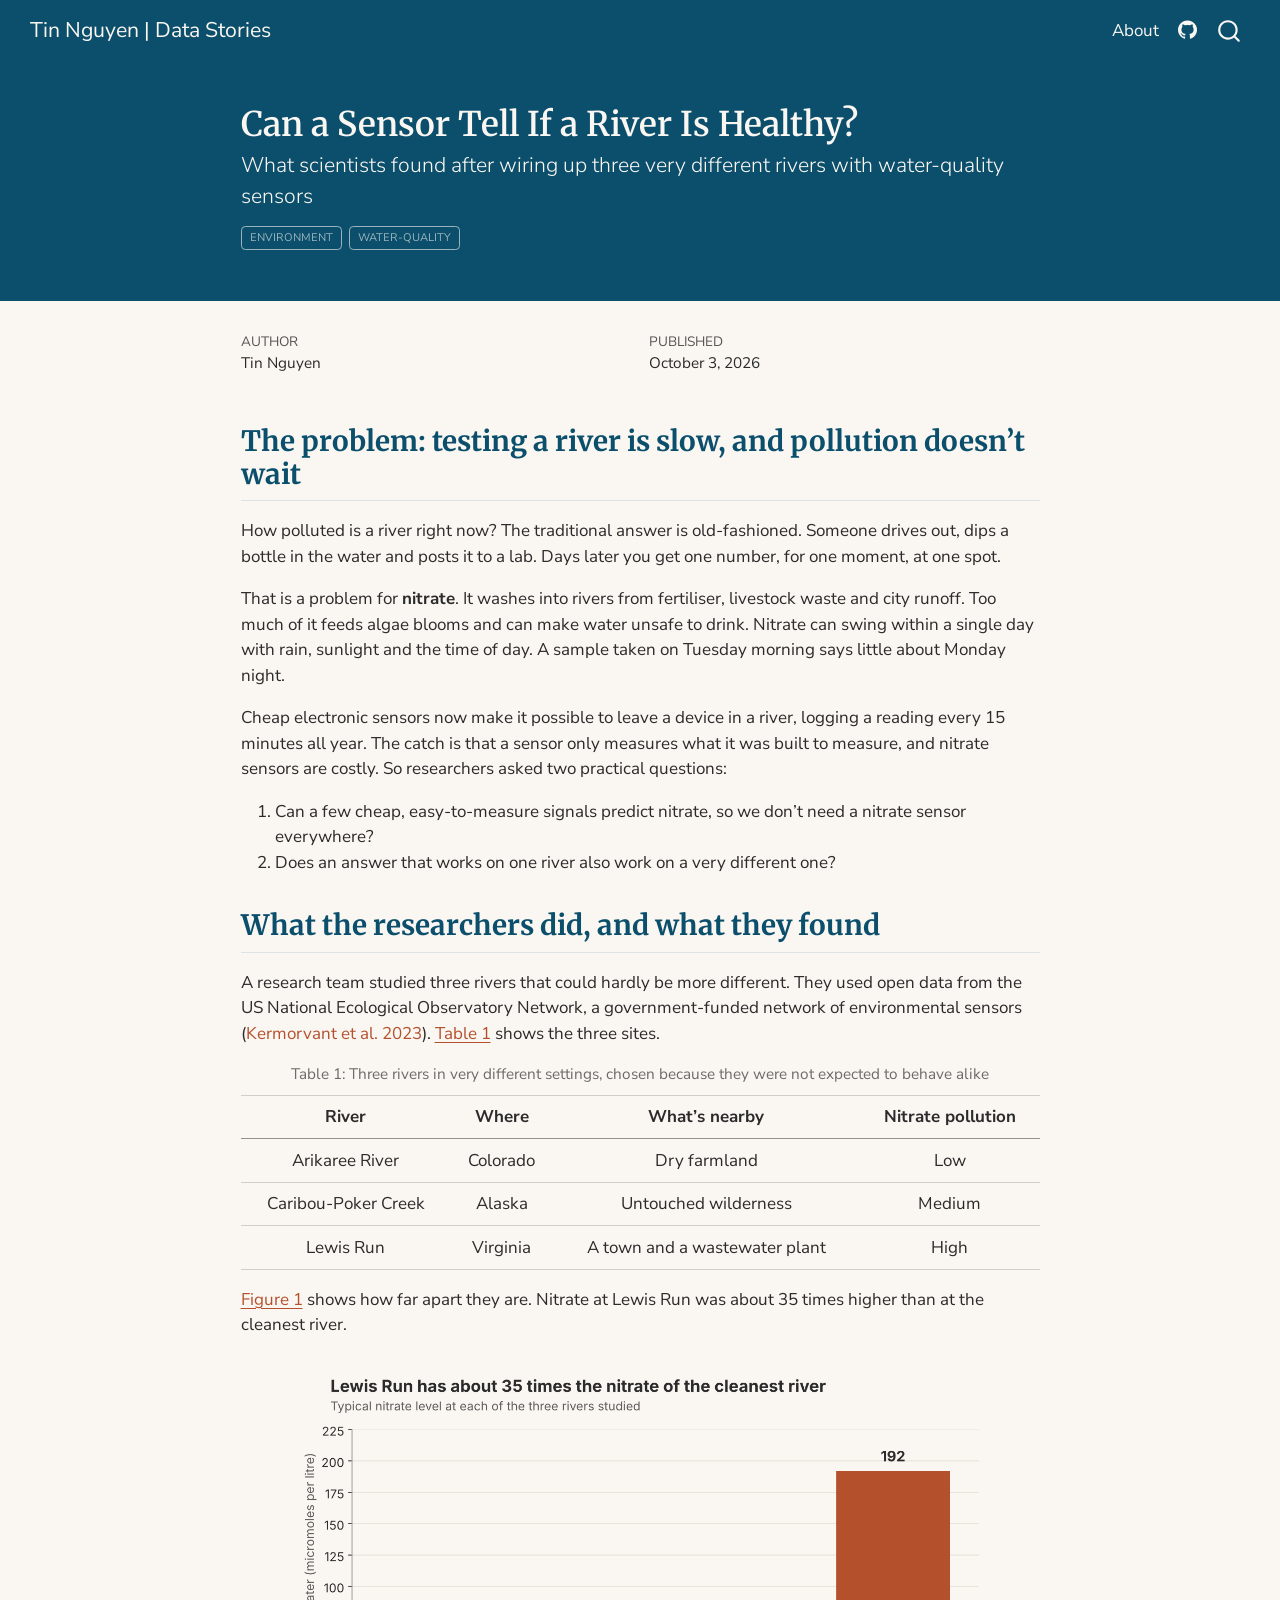
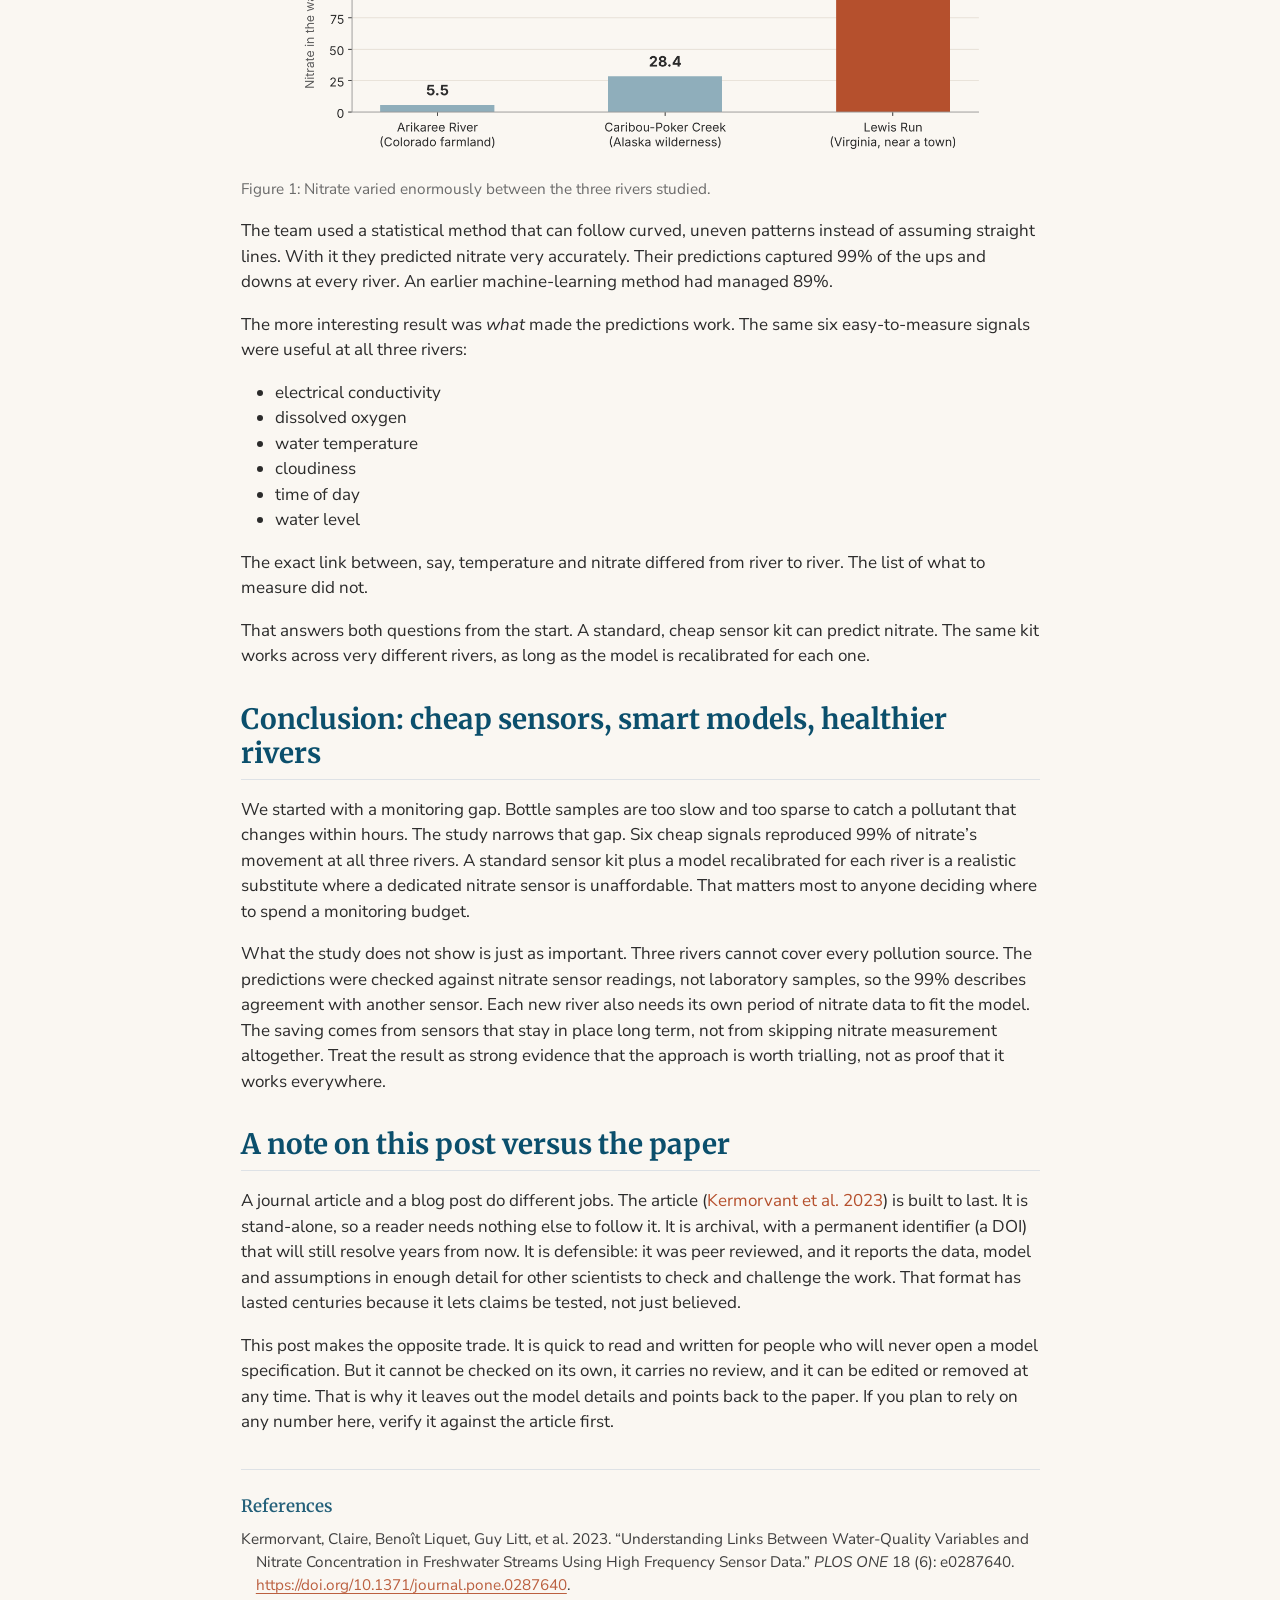
<file: docs/posts/river-sensors/index.html>
<!DOCTYPE html>
<html xmlns="http://www.w3.org/1999/xhtml" lang="en" xml:lang="en"><head>

<meta charset="utf-8">
<meta name="generator" content="quarto-1.10.18">

<meta name="viewport" content="width=device-width, initial-scale=1.0, user-scalable=yes">

<meta name="author" content="Tin Nguyen">
<meta name="dcterms.date" content="2026-10-03">

<title>Can a Sensor Tell If a River Is Healthy? – Tin Nguyen | Data Stories</title>
<style>
/* Default styles provided by pandoc.
** See https://pandoc.org/MANUAL.html#variables-for-html for config info.
*/
span.smallcaps{font-variant: small-caps;}
div.columns{display: flex; gap: 1.5em;}
div.column{flex: auto;}
@media screen {
div.columns{gap: min(4vw, 1.5em);}
div.column{overflow-x: auto;}
}
div.hanging-indent{margin-left: 1.5em; text-indent: -1.5em;}
ul.task-list{list-style: none;}
ul.task-list li input[type="checkbox"] {
  width: 0.8em;
  margin: 0 0.8em 0.2em -1em; /* quarto-specific, see https://github.com/quarto-dev/quarto-cli/issues/4556 */ 
  vertical-align: middle;
}
/* CSS for citations */
div.csl-bib-body { }
div.csl-entry {
  clear: both;
}
.hanging-indent div.csl-entry {
  margin-left:2em;
  text-indent:-2em;
}
div.csl-left-margin {
  min-width:2em;
  float:left;
}
div.csl-right-inline {
  margin-left:2em;
  padding-left:1em;
}
div.csl-indent {
  margin-left: 2em;
}</style>


<script src="../../site_libs/quarto-nav/quarto-nav.js"></script>
<script src="../../site_libs/quarto-nav/headroom.min.js"></script>
<script src="../../site_libs/clipboard/clipboard.min.js"></script>
<script src="../../site_libs/quarto-search/autocomplete.umd.js"></script>
<script src="../../site_libs/quarto-search/fuse.min.js"></script>
<script src="../../site_libs/quarto-search/quarto-search.js"></script>
<meta name="quarto:offset" content="../../">
<script src="../../site_libs/quarto-html/quarto.js" type="module"></script>
<script src="../../site_libs/quarto-html/tabsets/tabsets.js" type="module"></script>
<script src="../../site_libs/quarto-html/popper.min.js"></script>
<script src="../../site_libs/quarto-html/tippy.umd.min.js"></script>
<script src="../../site_libs/quarto-html/anchor.min.js"></script>
<link href="../../site_libs/quarto-html/tippy.css" rel="stylesheet">
<link href="../../site_libs/quarto-html/quarto-syntax-highlighting-64a204ab8560d761af7679ceaba22944.css" rel="stylesheet" id="quarto-text-highlighting-styles">
<script src="../../site_libs/bootstrap/bootstrap.min.js"></script>
<link href="../../site_libs/bootstrap/bootstrap-icons.css" rel="stylesheet">
<link href="../../site_libs/bootstrap/bootstrap-da8c8918b10dca6a8d58319720ef556e.min.css" rel="stylesheet" append-hash="true" id="quarto-bootstrap" data-mode="light">
<script id="quarto-search-options" type="application/json">{
  "location": "navbar",
  "copy-button": false,
  "collapse-after": 3,
  "panel-placement": "end",
  "type": "overlay",
  "limit": 50,
  "keyboard-shortcut": [
    "f",
    "/",
    "s"
  ],
  "show-item-context": false,
  "language": {
    "search-no-results-text": "No results",
    "search-matching-documents-text": "matching documents",
    "search-copy-link-title": "Copy link to search",
    "search-hide-matches-text": "Hide additional matches",
    "search-more-match-text": "more match in this document",
    "search-more-matches-text": "more matches in this document",
    "search-clear-button-title": "Clear",
    "search-text-placeholder": "",
    "search-detached-cancel-button-title": "Cancel",
    "search-submit-button-title": "Submit",
    "search-label": "Search"
  }
}</script>


<link rel="stylesheet" href="../../styles.css">
</head>

<body class="nav-fixed fullcontent quarto-light">

<div id="quarto-search-results"></div>
  <header id="quarto-header" class="headroom fixed-top quarto-banner">
    <nav class="navbar navbar-expand-lg " data-bs-theme="dark">
      <div class="navbar-container container-fluid">
      <div class="navbar-brand-container mx-auto">
    <a class="navbar-brand" href="../../index.html">
    <span class="navbar-title">Tin Nguyen | Data Stories</span>
    </a>
  </div>
            <div id="quarto-search" class="" title="Search"></div>
          <button class="navbar-toggler" type="button" data-bs-toggle="collapse" data-bs-target="#navbarCollapse" aria-controls="navbarCollapse" role="menu" aria-expanded="false" aria-label="Toggle navigation" onclick="if (window.quartoToggleHeadroom) { window.quartoToggleHeadroom(); }">
  <span class="navbar-toggler-icon"></span>
</button>
          <div class="collapse navbar-collapse" id="navbarCollapse">
            <ul class="navbar-nav navbar-nav-scroll ms-auto">
  <li class="nav-item">
    <a class="nav-link" href="../../about.html"> 
<span class="menu-text">About</span></a>
  </li>  
  <li class="nav-item compact">
    <a class="nav-link" href="https://github.com/tngu0386-oss"> <i class="bi bi-github" role="img" aria-label="GitHub">
</i> 
<span class="menu-text"></span></a>
  </li>  
</ul>
          </div> <!-- /navcollapse -->
            <div class="quarto-navbar-tools">
</div>
      </div> <!-- /container-fluid -->
    </nav>
</header>
<!-- content -->
<header id="title-block-header" class="quarto-title-block default page-columns page-full">
  <div class="quarto-title-banner page-columns page-full">
    <div class="quarto-title column-body">
      <h1 class="title">Can a Sensor Tell If a River Is Healthy?</h1>
            <p class="subtitle lead">What scientists found after wiring up three very different rivers with water-quality sensors</p>
                                <div class="quarto-categories">
                <div class="quarto-category">environment</div>
                <div class="quarto-category">water-quality</div>
              </div>
                  </div>
  </div>
    
  
  <div class="quarto-title-meta">

      <div>
      <div class="quarto-title-meta-heading">Author</div>
      <div class="quarto-title-meta-contents">
               <p>Tin Nguyen </p>
            </div>
    </div>
      
      <div>
      <div class="quarto-title-meta-heading">Published</div>
      <div class="quarto-title-meta-contents">
        <p class="date">October 3, 2026</p>
      </div>
    </div>
    
      
    </div>
    
  
  </header><div id="quarto-content" class="quarto-container page-columns page-rows-contents page-layout-article page-navbar">
<!-- sidebar -->
<!-- margin-sidebar -->
    
<!-- main -->
<main class="content quarto-banner-title-block" id="quarto-document-content">





<section id="the-problem-testing-a-river-is-slow-and-pollution-doesnt-wait" class="level2">
<h2 class="anchored" data-anchor-id="the-problem-testing-a-river-is-slow-and-pollution-doesnt-wait">The problem: testing a river is slow, and pollution doesn’t wait</h2>
<p>How polluted is a river right now? The traditional answer is old-fashioned. Someone drives out, dips a bottle in the water and posts it to a lab. Days later you get one number, for one moment, at one spot.</p>
<p>That is a problem for <strong>nitrate</strong>. It washes into rivers from fertiliser, livestock waste and city runoff. Too much of it feeds algae blooms and can make water unsafe to drink. Nitrate can swing within a single day with rain, sunlight and the time of day. A sample taken on Tuesday morning says little about Monday night.</p>
<p>Cheap electronic sensors now make it possible to leave a device in a river, logging a reading every 15 minutes all year. The catch is that a sensor only measures what it was built to measure, and nitrate sensors are costly. So researchers asked two practical questions:</p>
<ol type="1">
<li>Can a few cheap, easy-to-measure signals predict nitrate, so we don’t need a nitrate sensor everywhere?</li>
<li>Does an answer that works on one river also work on a very different one?</li>
</ol>
</section>
<section id="what-the-researchers-did-and-what-they-found" class="level2">
<h2 class="anchored" data-anchor-id="what-the-researchers-did-and-what-they-found">What the researchers did, and what they found</h2>
<p>A research team studied three rivers that could hardly be more different. They used open data from the US National Ecological Observatory Network, a government-funded network of environmental sensors <span class="citation" data-cites="kermorvant2023">(<a href="#ref-kermorvant2023" role="doc-biblioref">Kermorvant et al. 2023</a>)</span>. <a href="#tbl-rivers" class="quarto-xref">Table&nbsp;1</a> shows the three sites.</p>
<div id="tbl-rivers" class="quarto-float quarto-figure quarto-figure-center anchored">
<figure class="quarto-float quarto-float-tbl figure">
<figcaption class="quarto-float-caption-top quarto-float-caption quarto-float-tbl" id="tbl-rivers-caption-0ceaefa1-69ba-4598-a22c-09a6ac19f8ca">
Table&nbsp;1: Three rivers in very different settings, chosen because they were not expected to behave alike
</figcaption>
<div aria-describedby="tbl-rivers-caption-0ceaefa1-69ba-4598-a22c-09a6ac19f8ca">
<table class="caption-top table">
<thead>
<tr class="header">
<th>River</th>
<th>Where</th>
<th>What’s nearby</th>
<th>Nitrate pollution</th>
</tr>
</thead>
<tbody>
<tr class="odd">
<td>Arikaree River</td>
<td>Colorado</td>
<td>Dry farmland</td>
<td>Low</td>
</tr>
<tr class="even">
<td>Caribou-Poker Creek</td>
<td>Alaska</td>
<td>Untouched wilderness</td>
<td>Medium</td>
</tr>
<tr class="odd">
<td>Lewis Run</td>
<td>Virginia</td>
<td>A town and a wastewater plant</td>
<td>High</td>
</tr>
</tbody>
</table>
</div>
</figure>
</div>
<p><a href="#fig-nitrate" class="quarto-xref">Figure&nbsp;1</a> shows how far apart they are. Nitrate at Lewis Run was about 35 times higher than at the cleanest river.</p>
<div id="fig-nitrate" class="quarto-float quarto-figure quarto-figure-center anchored">
<figure class="quarto-float quarto-float-fig figure">
<div aria-describedby="fig-nitrate-caption-0ceaefa1-69ba-4598-a22c-09a6ac19f8ca">
<img src="nitrate_by_river.png" class="img-fluid figure-img" style="width:90.0%">
</div>
<figcaption class="quarto-float-caption-bottom quarto-float-caption quarto-float-fig" id="fig-nitrate-caption-0ceaefa1-69ba-4598-a22c-09a6ac19f8ca">
Figure&nbsp;1: Nitrate varied enormously between the three rivers studied.
</figcaption>
</figure>
</div>
<p>The team used a statistical method that can follow curved, uneven patterns instead of assuming straight lines. With it they predicted nitrate very accurately. Their predictions captured 99% of the ups and downs at every river. An earlier machine-learning method had managed 89%.</p>
<p>The more interesting result was <em>what</em> made the predictions work. The same six easy-to-measure signals were useful at all three rivers:</p>
<ul>
<li>electrical conductivity</li>
<li>dissolved oxygen</li>
<li>water temperature</li>
<li>cloudiness</li>
<li>time of day</li>
<li>water level</li>
</ul>
<p>The exact link between, say, temperature and nitrate differed from river to river. The list of what to measure did not.</p>
<p>That answers both questions from the start. A standard, cheap sensor kit can predict nitrate. The same kit works across very different rivers, as long as the model is recalibrated for each one.</p>
</section>
<section id="conclusion-cheap-sensors-smart-models-healthier-rivers" class="level2">
<h2 class="anchored" data-anchor-id="conclusion-cheap-sensors-smart-models-healthier-rivers">Conclusion: cheap sensors, smart models, healthier rivers</h2>
<p>We started with a monitoring gap. Bottle samples are too slow and too sparse to catch a pollutant that changes within hours. The study narrows that gap. Six cheap signals reproduced 99% of nitrate’s movement at all three rivers. A standard sensor kit plus a model recalibrated for each river is a realistic substitute where a dedicated nitrate sensor is unaffordable. That matters most to anyone deciding where to spend a monitoring budget.</p>
<p>What the study does not show is just as important. Three rivers cannot cover every pollution source. The predictions were checked against nitrate sensor readings, not laboratory samples, so the 99% describes agreement with another sensor. Each new river also needs its own period of nitrate data to fit the model. The saving comes from sensors that stay in place long term, not from skipping nitrate measurement altogether. Treat the result as strong evidence that the approach is worth trialling, not as proof that it works everywhere.</p>
</section>
<section id="a-note-on-this-post-versus-the-paper" class="level2">
<h2 class="anchored" data-anchor-id="a-note-on-this-post-versus-the-paper">A note on this post versus the paper</h2>
<p>A journal article and a blog post do different jobs. The article <span class="citation" data-cites="kermorvant2023">(<a href="#ref-kermorvant2023" role="doc-biblioref">Kermorvant et al. 2023</a>)</span> is built to last. It is stand-alone, so a reader needs nothing else to follow it. It is archival, with a permanent identifier (a DOI) that will still resolve years from now. It is defensible: it was peer reviewed, and it reports the data, model and assumptions in enough detail for other scientists to check and challenge the work. That format has lasted centuries because it lets claims be tested, not just believed.</p>
<p>This post makes the opposite trade. It is quick to read and written for people who will never open a model specification. But it cannot be checked on its own, it carries no review, and it can be edited or removed at any time. That is why it leaves out the model details and points back to the paper. If you plan to rely on any number here, verify it against the article first.</p>



</section>

<div id="quarto-appendix" class="default"><section class="quarto-appendix-contents" role="doc-bibliography" id="quarto-bibliography"><h2 class="anchored quarto-appendix-heading">References</h2><div id="refs" class="references csl-bib-body hanging-indent" role="list">
<div id="ref-kermorvant2023" class="csl-entry" role="listitem">
Kermorvant, Claire, Benoît Liquet, Guy Litt, et al. 2023. <span>“Understanding Links Between Water-Quality Variables and Nitrate Concentration in Freshwater Streams Using High Frequency Sensor Data.”</span> <em>PLOS ONE</em> 18 (6): e0287640. <a href="https://doi.org/10.1371/journal.pone.0287640">https://doi.org/10.1371/journal.pone.0287640</a>.
</div>
</div></section></div></main> <!-- /main -->
<script id="quarto-html-after-body" type="application/javascript">
  window.document.addEventListener("DOMContentLoaded", function (event) {
    const icon = "";
    const anchorJS = new window.AnchorJS();
    anchorJS.options = {
      placement: 'right',
      icon: icon
    };
    anchorJS.add('.anchored');
    const isCodeAnnotation = (el) => {
      for (const clz of el.classList) {
        if (clz.startsWith('code-annotation-')) {                     
          return true;
        }
      }
      return false;
    }
    const onCopySuccess = function(e) {
      // button target
      const button = e.trigger;
      // don't keep focus
      button.blur();
      // flash "checked"
      button.classList.add('code-copy-button-checked');
      var currentTitle = button.getAttribute("title");
      button.setAttribute("title", "Copied!");
      let tooltip;
      if (window.bootstrap) {
        button.setAttribute("data-bs-toggle", "tooltip");
        button.setAttribute("data-bs-placement", "left");
        button.setAttribute("data-bs-title", "Copied!");
        tooltip = new bootstrap.Tooltip(button, 
          { trigger: "manual", 
            customClass: "code-copy-button-tooltip",
            offset: [0, -8]});
        tooltip.show();    
      }
      setTimeout(function() {
        if (tooltip) {
          tooltip.hide();
          button.removeAttribute("data-bs-title");
          button.removeAttribute("data-bs-toggle");
          button.removeAttribute("data-bs-placement");
        }
        button.setAttribute("title", currentTitle);
        button.classList.remove('code-copy-button-checked');
      }, 1000);
      // clear code selection
      e.clearSelection();
    }
    const getTextToCopy = function(trigger) {
      const outerScaffold = trigger.parentElement.cloneNode(true);
      const codeEl = outerScaffold.querySelector('code');
      for (const childEl of codeEl.children) {
        if (isCodeAnnotation(childEl)) {
          childEl.remove();
        }
      }
      return codeEl.innerText;
    }
    const clipboard = new window.ClipboardJS('.code-copy-button:not([data-in-quarto-modal])', {
      text: getTextToCopy
    });
    clipboard.on('success', onCopySuccess);
    if (window.document.getElementById('quarto-embedded-source-code-modal')) {
      const clipboardModal = new window.ClipboardJS('.code-copy-button[data-in-quarto-modal]', {
        text: getTextToCopy,
        container: window.document.getElementById('quarto-embedded-source-code-modal')
      });
      clipboardModal.on('success', onCopySuccess);
    }
      var localhostRegex = new RegExp(/^(?:http|https):\/\/localhost\:?[0-9]*\//);
      var mailtoRegex = new RegExp(/^mailto:/);
        var filterRegex = new RegExp('/' + window.location.host + '/');
      var isInternal = (href) => {
          return filterRegex.test(href) || localhostRegex.test(href) || mailtoRegex.test(href);
      }
      // Inspect non-navigation links and adorn them if external
     var links = window.document.querySelectorAll('a[href]:not(.nav-link):not(.navbar-brand):not(.toc-action):not(.sidebar-link):not(.sidebar-item-toggle):not(.pagination-link):not(.no-external):not([aria-hidden]):not(.dropdown-item):not(.quarto-navigation-tool):not(.about-link)');
      for (var i=0; i<links.length; i++) {
        const link = links[i];
        if (!isInternal(link.href)) {
          // undo the damage that might have been done by quarto-nav.js in the case of
          // links that we want to consider external
          if (link.dataset.originalHref !== undefined) {
            link.href = link.dataset.originalHref;
          }
        }
      }
    function tippyHover(el, contentFn, onTriggerFn, onUntriggerFn) {
      const config = {
        allowHTML: true,
        maxWidth: 500,
        delay: 100,
        arrow: false,
        appendTo: function(el) {
            return el.parentElement;
        },
        interactive: true,
        interactiveBorder: 10,
        theme: 'quarto',
        placement: 'bottom-start',
      };
      if (contentFn) {
        config.content = contentFn;
      }
      if (onTriggerFn) {
        config.onTrigger = onTriggerFn;
      }
      if (onUntriggerFn) {
        config.onUntrigger = onUntriggerFn;
      }
      window.tippy(el, config); 
    }
    const noterefs = window.document.querySelectorAll('a[role="doc-noteref"]');
    for (var i=0; i<noterefs.length; i++) {
      const ref = noterefs[i];
      tippyHover(ref, function() {
        // use id or data attribute instead here
        let href = ref.getAttribute('data-footnote-href') || ref.getAttribute('href');
        try { href = new URL(href).hash; } catch {}
        const id = href.replace(/^#\/?/, "");
        const note = window.document.getElementById(id);
        if (note) {
          return note.innerHTML;
        } else {
          return "";
        }
      });
    }
    const xrefs = window.document.querySelectorAll('a.quarto-xref');
    const processXRef = (id, note) => {
      // Strip column container classes
      const stripColumnClz = (el) => {
        el.classList.remove("page-full", "page-columns");
        if (el.children) {
          for (const child of el.children) {
            stripColumnClz(child);
          }
        }
      }
      stripColumnClz(note)
      if (id === null || id.startsWith('sec-')) {
        // Special case sections, only their first couple elements
        const container = document.createElement("div");
        if (note.children && note.children.length > 2) {
          container.appendChild(note.children[0].cloneNode(true));
          for (let i = 1; i < note.children.length; i++) {
            const child = note.children[i];
            if (child.tagName === "P" && child.innerText === "") {
              continue;
            } else {
              container.appendChild(child.cloneNode(true));
              break;
            }
          }
          if (window.Quarto?.typesetMath) {
            window.Quarto.typesetMath(container);
          }
          return container.innerHTML
        } else {
          if (window.Quarto?.typesetMath) {
            window.Quarto.typesetMath(note);
          }
          return note.innerHTML;
        }
      } else {
        // Remove any anchor links if they are present
        const anchorLink = note.querySelector('a.anchorjs-link');
        if (anchorLink) {
          anchorLink.remove();
        }
        if (window.Quarto?.typesetMath) {
          window.Quarto.typesetMath(note);
        }
        if (note.classList.contains("callout")) {
          return note.outerHTML;
        } else {
          return note.innerHTML;
        }
      }
    }
    for (var i=0; i<xrefs.length; i++) {
      const xref = xrefs[i];
      tippyHover(xref, undefined, function(instance) {
        instance.disable();
        let url = xref.getAttribute('href');
        let hash = undefined; 
        if (url.startsWith('#')) {
          hash = url;
        } else {
          try { hash = new URL(url).hash; } catch {}
        }
        if (hash) {
          const id = hash.replace(/^#\/?/, "");
          const note = window.document.getElementById(id);
          if (note !== null) {
            try {
              const html = processXRef(id, note.cloneNode(true));
              instance.setContent(html);
            } finally {
              instance.enable();
              instance.show();
            }
          } else {
            // See if we can fetch this
            fetch(url.split('#')[0])
            .then(res => res.text())
            .then(html => {
              const parser = new DOMParser();
              const htmlDoc = parser.parseFromString(html, "text/html");
              const note = htmlDoc.getElementById(id);
              if (note !== null) {
                const html = processXRef(id, note);
                instance.setContent(html);
              } 
            }).finally(() => {
              instance.enable();
              instance.show();
            });
          }
        } else {
          // See if we can fetch a full url (with no hash to target)
          // This is a special case and we should probably do some content thinning / targeting
          fetch(url)
          .then(res => res.text())
          .then(html => {
            const parser = new DOMParser();
            const htmlDoc = parser.parseFromString(html, "text/html");
            const note = htmlDoc.querySelector('main.content');
            if (note !== null) {
              // This should only happen for chapter cross references
              // (since there is no id in the URL)
              // remove the first header
              if (note.children.length > 0 && note.children[0].tagName === "HEADER") {
                note.children[0].remove();
              }
              const html = processXRef(null, note);
              instance.setContent(html);
            } 
          }).finally(() => {
            instance.enable();
            instance.show();
          });
        }
      }, function(instance) {
      });
    }
        let selectedAnnoteEl;
        const selectorForAnnotation = ( cell, annotation) => {
          let cellAttr = 'data-code-cell="' + cell + '"';
          let lineAttr = 'data-code-annotation="' +  annotation + '"';
          const selector = 'span[' + cellAttr + '][' + lineAttr + ']';
          return selector;
        }
        const selectCodeLines = (annoteEl) => {
          const doc = window.document;
          const targetCell = annoteEl.getAttribute("data-target-cell");
          const targetAnnotation = annoteEl.getAttribute("data-target-annotation");
          const annoteSpan = window.document.querySelector(selectorForAnnotation(targetCell, targetAnnotation));
          const lines = annoteSpan.getAttribute("data-code-lines").split(",");
          const lineIds = lines.map((line) => {
            return targetCell + "-" + line;
          })
          let top = null;
          let height = null;
          let parent = null;
          if (lineIds.length > 0) {
              //compute the position of the single el (top and bottom and make a div)
              const el = window.document.getElementById(lineIds[0]);
              top = el.offsetTop;
              height = el.offsetHeight;
              parent = el.parentElement.parentElement;
            if (lineIds.length > 1) {
              const lastEl = window.document.getElementById(lineIds[lineIds.length - 1]);
              const bottom = lastEl.offsetTop + lastEl.offsetHeight;
              height = bottom - top;
            }
            if (top !== null && height !== null && parent !== null) {
              // cook up a div (if necessary) and position it 
              let div = window.document.getElementById("code-annotation-line-highlight");
              if (div === null) {
                div = window.document.createElement("div");
                div.setAttribute("id", "code-annotation-line-highlight");
                div.style.position = 'absolute';
                parent.appendChild(div);
              }
              div.style.top = top - 2 + "px";
              div.style.height = height + 4 + "px";
              div.style.left = 0;
              let gutterDiv = window.document.getElementById("code-annotation-line-highlight-gutter");
              if (gutterDiv === null) {
                gutterDiv = window.document.createElement("div");
                gutterDiv.setAttribute("id", "code-annotation-line-highlight-gutter");
                gutterDiv.style.position = 'absolute';
                const codeCell = window.document.getElementById(targetCell);
                const gutter = codeCell.querySelector('.code-annotation-gutter');
                gutter.appendChild(gutterDiv);
              }
              gutterDiv.style.top = top - 2 + "px";
              gutterDiv.style.height = height + 4 + "px";
            }
            selectedAnnoteEl = annoteEl;
          }
        };
        const unselectCodeLines = () => {
          const elementsIds = ["code-annotation-line-highlight", "code-annotation-line-highlight-gutter"];
          elementsIds.forEach((elId) => {
            const div = window.document.getElementById(elId);
            if (div) {
              div.remove();
            }
          });
          selectedAnnoteEl = undefined;
        };
          // Handle positioning of the toggle
      window.addEventListener(
        "resize",
        throttle(() => {
          elRect = undefined;
          if (selectedAnnoteEl) {
            selectCodeLines(selectedAnnoteEl);
          }
        }, 10)
      );
      function throttle(fn, ms) {
      let throttle = false;
      let timer;
        return (...args) => {
          if(!throttle) { // first call gets through
              fn.apply(this, args);
              throttle = true;
          } else { // all the others get throttled
              if(timer) clearTimeout(timer); // cancel #2
              timer = setTimeout(() => {
                fn.apply(this, args);
                timer = throttle = false;
              }, ms);
          }
        };
      }
        // Attach click handler to the DT
        const annoteDls = window.document.querySelectorAll('dt[data-target-cell]');
        for (const annoteDlNode of annoteDls) {
          annoteDlNode.addEventListener('click', (event) => {
            const clickedEl = event.target;
            if (clickedEl !== selectedAnnoteEl) {
              unselectCodeLines();
              const activeEl = window.document.querySelector('dt[data-target-cell].code-annotation-active');
              if (activeEl) {
                activeEl.classList.remove('code-annotation-active');
              }
              selectCodeLines(clickedEl);
              clickedEl.classList.add('code-annotation-active');
            } else {
              // Unselect the line
              unselectCodeLines();
              clickedEl.classList.remove('code-annotation-active');
            }
          });
        }
    const findCites = (el) => {
      const parentEl = el.parentElement;
      if (parentEl) {
        const cites = parentEl.dataset.cites;
        if (cites) {
          return {
            el,
            cites: cites.split(' ')
          };
        } else {
          return findCites(el.parentElement)
        }
      } else {
        return undefined;
      }
    };
    var bibliorefs = window.document.querySelectorAll('a[role="doc-biblioref"]');
    for (var i=0; i<bibliorefs.length; i++) {
      const ref = bibliorefs[i];
      const citeInfo = findCites(ref);
      if (citeInfo) {
        tippyHover(citeInfo.el, function() {
          var popup = window.document.createElement('div');
          citeInfo.cites.forEach(function(cite) {
            var citeDiv = window.document.createElement('div');
            citeDiv.classList.add('hanging-indent');
            citeDiv.classList.add('csl-entry');
            var biblioDiv = window.document.getElementById('ref-' + cite);
            if (biblioDiv) {
              citeDiv.innerHTML = biblioDiv.innerHTML;
            }
            popup.appendChild(citeDiv);
          });
          return popup.innerHTML;
        });
      }
    }
  });
  </script>
</div> <!-- /content -->




</body></html>
</file>
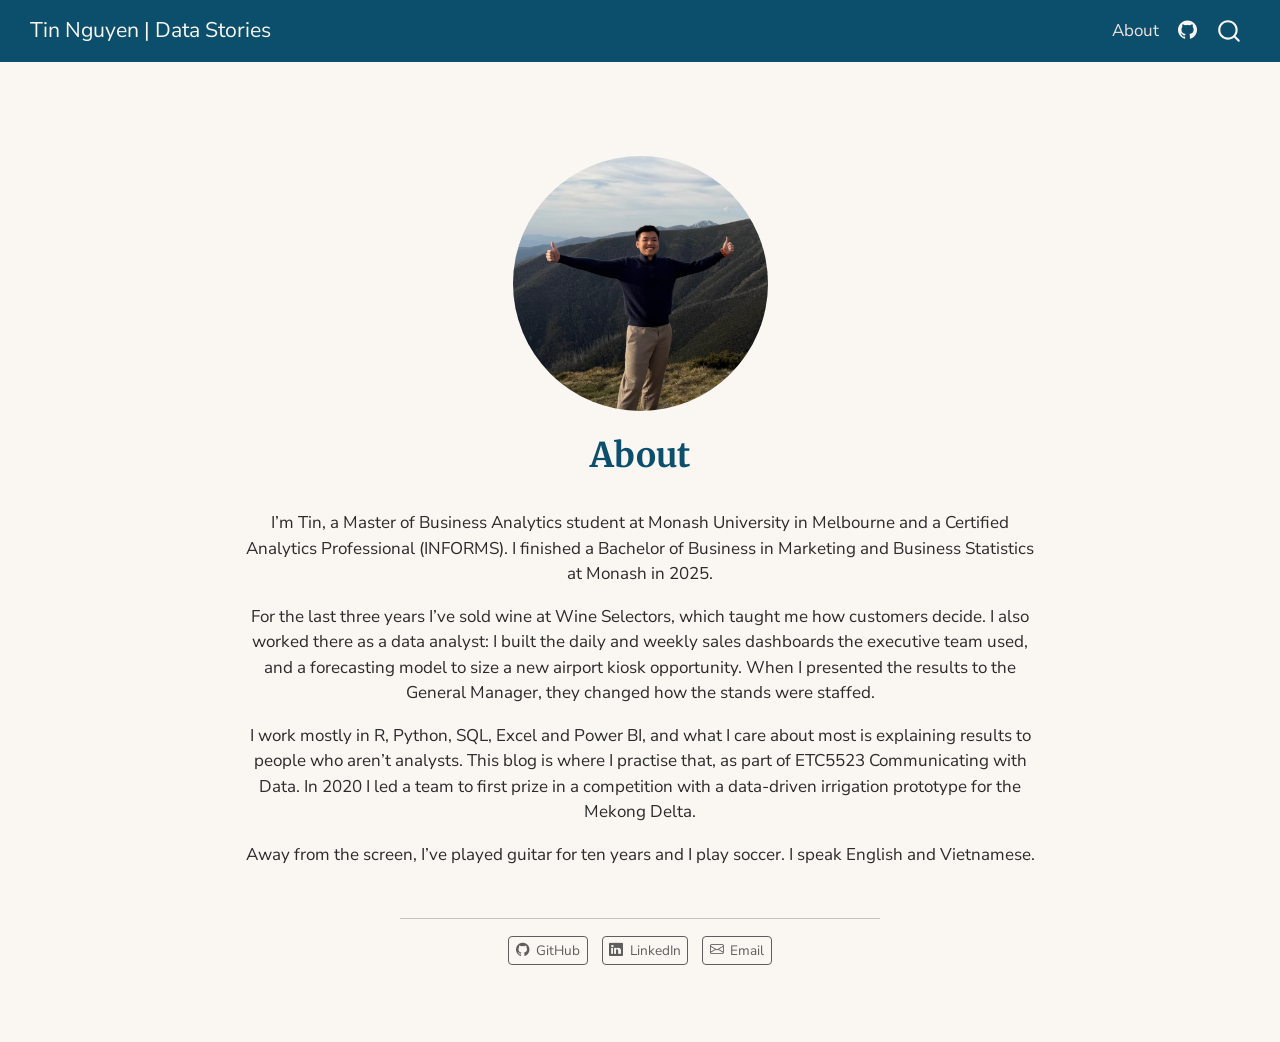
<file: docs/about.html>
<!DOCTYPE html>
<html xmlns="http://www.w3.org/1999/xhtml" lang="en" xml:lang="en"><head>

<meta charset="utf-8">
<meta name="generator" content="quarto-1.10.18">

<meta name="viewport" content="width=device-width, initial-scale=1.0, user-scalable=yes">


<title>About – Tin Nguyen | Data Stories</title>
<style>
/* Default styles provided by pandoc.
** See https://pandoc.org/MANUAL.html#variables-for-html for config info.
*/
span.smallcaps{font-variant: small-caps;}
div.columns{display: flex; gap: 1.5em;}
div.column{flex: auto;}
@media screen {
div.columns{gap: min(4vw, 1.5em);}
div.column{overflow-x: auto;}
}
div.hanging-indent{margin-left: 1.5em; text-indent: -1.5em;}
ul.task-list{list-style: none;}
ul.task-list li input[type="checkbox"] {
  width: 0.8em;
  margin: 0 0.8em 0.2em -1em; /* quarto-specific, see https://github.com/quarto-dev/quarto-cli/issues/4556 */ 
  vertical-align: middle;
}
</style>


<script src="site_libs/quarto-nav/quarto-nav.js"></script>
<script src="site_libs/quarto-nav/headroom.min.js"></script>
<script src="site_libs/clipboard/clipboard.min.js"></script>
<script src="site_libs/quarto-search/autocomplete.umd.js"></script>
<script src="site_libs/quarto-search/fuse.min.js"></script>
<script src="site_libs/quarto-search/quarto-search.js"></script>
<meta name="quarto:offset" content="./">
<script src="site_libs/quarto-html/quarto.js" type="module"></script>
<script src="site_libs/quarto-html/tabsets/tabsets.js" type="module"></script>
<script src="site_libs/quarto-html/popper.min.js"></script>
<script src="site_libs/quarto-html/tippy.umd.min.js"></script>
<link href="site_libs/quarto-html/tippy.css" rel="stylesheet">
<link href="site_libs/quarto-html/quarto-syntax-highlighting-64a204ab8560d761af7679ceaba22944.css" rel="stylesheet" id="quarto-text-highlighting-styles">
<script src="site_libs/bootstrap/bootstrap.min.js"></script>
<link href="site_libs/bootstrap/bootstrap-icons.css" rel="stylesheet">
<link href="site_libs/bootstrap/bootstrap-da8c8918b10dca6a8d58319720ef556e.min.css" rel="stylesheet" append-hash="true" id="quarto-bootstrap" data-mode="light">
<script id="quarto-search-options" type="application/json">{
  "location": "navbar",
  "copy-button": false,
  "collapse-after": 3,
  "panel-placement": "end",
  "type": "overlay",
  "limit": 50,
  "keyboard-shortcut": [
    "f",
    "/",
    "s"
  ],
  "show-item-context": false,
  "language": {
    "search-no-results-text": "No results",
    "search-matching-documents-text": "matching documents",
    "search-copy-link-title": "Copy link to search",
    "search-hide-matches-text": "Hide additional matches",
    "search-more-match-text": "more match in this document",
    "search-more-matches-text": "more matches in this document",
    "search-clear-button-title": "Clear",
    "search-text-placeholder": "",
    "search-detached-cancel-button-title": "Cancel",
    "search-submit-button-title": "Submit",
    "search-label": "Search"
  }
}</script>


<link rel="stylesheet" href="styles.css">
</head>

<body class="nav-fixed fullcontent quarto-light">

<div id="quarto-search-results"></div>
  <header id="quarto-header" class="headroom fixed-top">
    <nav class="navbar navbar-expand-lg " data-bs-theme="dark">
      <div class="navbar-container container-fluid">
      <div class="navbar-brand-container mx-auto">
    <a class="navbar-brand" href="./index.html">
    <span class="navbar-title">Tin Nguyen | Data Stories</span>
    </a>
  </div>
            <div id="quarto-search" class="" title="Search"></div>
          <button class="navbar-toggler" type="button" data-bs-toggle="collapse" data-bs-target="#navbarCollapse" aria-controls="navbarCollapse" role="menu" aria-expanded="false" aria-label="Toggle navigation" onclick="if (window.quartoToggleHeadroom) { window.quartoToggleHeadroom(); }">
  <span class="navbar-toggler-icon"></span>
</button>
          <div class="collapse navbar-collapse" id="navbarCollapse">
            <ul class="navbar-nav navbar-nav-scroll ms-auto">
  <li class="nav-item">
    <a class="nav-link active" href="./about.html" aria-current="page"> 
<span class="menu-text">About</span></a>
  </li>  
  <li class="nav-item compact">
    <a class="nav-link" href="https://github.com/tngu0386-oss"> <i class="bi bi-github" role="img" aria-label="GitHub">
</i> 
<span class="menu-text"></span></a>
  </li>  
</ul>
          </div> <!-- /navcollapse -->
            <div class="quarto-navbar-tools">
</div>
      </div> <!-- /container-fluid -->
    </nav>
</header>
<!-- content -->
<div id="quarto-content" class="quarto-container page-columns page-rows-contents page-layout-article page-navbar">
<!-- sidebar -->
<!-- margin-sidebar -->
    
<!-- main -->
<div class="quarto-about-jolla">
  <img src="profile.jpg" alt="Headshot of Tin Nguyen" class="about-image
  round " style="height: 15em; width: 15em;">
 <header id="title-block-header" class="quarto-title-block default">
<div class="quarto-title">
<h1 class="title">About</h1>
</div>
<div class="quarto-title-meta">
  </div>
</header><main class="content" id="quarto-document-content">
<p>I’m Tin, a Master of Business Analytics student at Monash University in Melbourne and a Certified Analytics Professional (INFORMS). I finished a Bachelor of Business in Marketing and Business Statistics at Monash in 2025.</p>
<p>For the last three years I’ve sold wine at Wine Selectors, which taught me how customers decide. I also worked there as a data analyst: I built the daily and weekly sales dashboards the executive team used, and a forecasting model to size a new airport kiosk opportunity. When I presented the results to the General Manager, they changed how the stands were staffed.</p>
<p>I work mostly in R, Python, SQL, Excel and Power BI, and what I care about most is explaining results to people who aren’t analysts. This blog is where I practise that, as part of ETC5523 Communicating with Data. In 2020 I led a team to first prize in a competition with a data-driven irrigation prototype for the Mekong Delta.</p>
<p>Away from the screen, I’ve played guitar for ten years and I play soccer. I speak English and Vietnamese.</p>


</main> 
  <hr class="about-sep">
   <div class="about-links">
  <a href="https://github.com/tngu0386-oss" class="about-link" rel="" target="">
    <i class="bi bi-github"></i>
     <span class="about-link-text">GitHub</span>
  </a>
  <a href="https://www.linkedin.com/in/truong-tin-nguyen-39aa69152/" class="about-link" rel="" target="">
    <i class="bi bi-linkedin"></i>
     <span class="about-link-text">LinkedIn</span>
  </a>
  <a href="mailto:truongtin098@gmail.com" class="about-link" rel="" target="">
    <i class="bi bi-envelope"></i>
     <span class="about-link-text">Email</span>
  </a>
</div>
</div>
 <!-- /main -->
<script id="quarto-html-after-body" type="application/javascript">
  window.document.addEventListener("DOMContentLoaded", function (event) {
    const isCodeAnnotation = (el) => {
      for (const clz of el.classList) {
        if (clz.startsWith('code-annotation-')) {                     
          return true;
        }
      }
      return false;
    }
    const onCopySuccess = function(e) {
      // button target
      const button = e.trigger;
      // don't keep focus
      button.blur();
      // flash "checked"
      button.classList.add('code-copy-button-checked');
      var currentTitle = button.getAttribute("title");
      button.setAttribute("title", "Copied!");
      let tooltip;
      if (window.bootstrap) {
        button.setAttribute("data-bs-toggle", "tooltip");
        button.setAttribute("data-bs-placement", "left");
        button.setAttribute("data-bs-title", "Copied!");
        tooltip = new bootstrap.Tooltip(button, 
          { trigger: "manual", 
            customClass: "code-copy-button-tooltip",
            offset: [0, -8]});
        tooltip.show();    
      }
      setTimeout(function() {
        if (tooltip) {
          tooltip.hide();
          button.removeAttribute("data-bs-title");
          button.removeAttribute("data-bs-toggle");
          button.removeAttribute("data-bs-placement");
        }
        button.setAttribute("title", currentTitle);
        button.classList.remove('code-copy-button-checked');
      }, 1000);
      // clear code selection
      e.clearSelection();
    }
    const getTextToCopy = function(trigger) {
      const outerScaffold = trigger.parentElement.cloneNode(true);
      const codeEl = outerScaffold.querySelector('code');
      for (const childEl of codeEl.children) {
        if (isCodeAnnotation(childEl)) {
          childEl.remove();
        }
      }
      return codeEl.innerText;
    }
    const clipboard = new window.ClipboardJS('.code-copy-button:not([data-in-quarto-modal])', {
      text: getTextToCopy
    });
    clipboard.on('success', onCopySuccess);
    if (window.document.getElementById('quarto-embedded-source-code-modal')) {
      const clipboardModal = new window.ClipboardJS('.code-copy-button[data-in-quarto-modal]', {
        text: getTextToCopy,
        container: window.document.getElementById('quarto-embedded-source-code-modal')
      });
      clipboardModal.on('success', onCopySuccess);
    }
      var localhostRegex = new RegExp(/^(?:http|https):\/\/localhost\:?[0-9]*\//);
      var mailtoRegex = new RegExp(/^mailto:/);
        var filterRegex = new RegExp('/' + window.location.host + '/');
      var isInternal = (href) => {
          return filterRegex.test(href) || localhostRegex.test(href) || mailtoRegex.test(href);
      }
      // Inspect non-navigation links and adorn them if external
     var links = window.document.querySelectorAll('a[href]:not(.nav-link):not(.navbar-brand):not(.toc-action):not(.sidebar-link):not(.sidebar-item-toggle):not(.pagination-link):not(.no-external):not([aria-hidden]):not(.dropdown-item):not(.quarto-navigation-tool):not(.about-link)');
      for (var i=0; i<links.length; i++) {
        const link = links[i];
        if (!isInternal(link.href)) {
          // undo the damage that might have been done by quarto-nav.js in the case of
          // links that we want to consider external
          if (link.dataset.originalHref !== undefined) {
            link.href = link.dataset.originalHref;
          }
        }
      }
    function tippyHover(el, contentFn, onTriggerFn, onUntriggerFn) {
      const config = {
        allowHTML: true,
        maxWidth: 500,
        delay: 100,
        arrow: false,
        appendTo: function(el) {
            return el.parentElement;
        },
        interactive: true,
        interactiveBorder: 10,
        theme: 'quarto',
        placement: 'bottom-start',
      };
      if (contentFn) {
        config.content = contentFn;
      }
      if (onTriggerFn) {
        config.onTrigger = onTriggerFn;
      }
      if (onUntriggerFn) {
        config.onUntrigger = onUntriggerFn;
      }
      window.tippy(el, config); 
    }
    const noterefs = window.document.querySelectorAll('a[role="doc-noteref"]');
    for (var i=0; i<noterefs.length; i++) {
      const ref = noterefs[i];
      tippyHover(ref, function() {
        // use id or data attribute instead here
        let href = ref.getAttribute('data-footnote-href') || ref.getAttribute('href');
        try { href = new URL(href).hash; } catch {}
        const id = href.replace(/^#\/?/, "");
        const note = window.document.getElementById(id);
        if (note) {
          return note.innerHTML;
        } else {
          return "";
        }
      });
    }
    const xrefs = window.document.querySelectorAll('a.quarto-xref');
    const processXRef = (id, note) => {
      // Strip column container classes
      const stripColumnClz = (el) => {
        el.classList.remove("page-full", "page-columns");
        if (el.children) {
          for (const child of el.children) {
            stripColumnClz(child);
          }
        }
      }
      stripColumnClz(note)
      if (id === null || id.startsWith('sec-')) {
        // Special case sections, only their first couple elements
        const container = document.createElement("div");
        if (note.children && note.children.length > 2) {
          container.appendChild(note.children[0].cloneNode(true));
          for (let i = 1; i < note.children.length; i++) {
            const child = note.children[i];
            if (child.tagName === "P" && child.innerText === "") {
              continue;
            } else {
              container.appendChild(child.cloneNode(true));
              break;
            }
          }
          if (window.Quarto?.typesetMath) {
            window.Quarto.typesetMath(container);
          }
          return container.innerHTML
        } else {
          if (window.Quarto?.typesetMath) {
            window.Quarto.typesetMath(note);
          }
          return note.innerHTML;
        }
      } else {
        // Remove any anchor links if they are present
        const anchorLink = note.querySelector('a.anchorjs-link');
        if (anchorLink) {
          anchorLink.remove();
        }
        if (window.Quarto?.typesetMath) {
          window.Quarto.typesetMath(note);
        }
        if (note.classList.contains("callout")) {
          return note.outerHTML;
        } else {
          return note.innerHTML;
        }
      }
    }
    for (var i=0; i<xrefs.length; i++) {
      const xref = xrefs[i];
      tippyHover(xref, undefined, function(instance) {
        instance.disable();
        let url = xref.getAttribute('href');
        let hash = undefined; 
        if (url.startsWith('#')) {
          hash = url;
        } else {
          try { hash = new URL(url).hash; } catch {}
        }
        if (hash) {
          const id = hash.replace(/^#\/?/, "");
          const note = window.document.getElementById(id);
          if (note !== null) {
            try {
              const html = processXRef(id, note.cloneNode(true));
              instance.setContent(html);
            } finally {
              instance.enable();
              instance.show();
            }
          } else {
            // See if we can fetch this
            fetch(url.split('#')[0])
            .then(res => res.text())
            .then(html => {
              const parser = new DOMParser();
              const htmlDoc = parser.parseFromString(html, "text/html");
              const note = htmlDoc.getElementById(id);
              if (note !== null) {
                const html = processXRef(id, note);
                instance.setContent(html);
              } 
            }).finally(() => {
              instance.enable();
              instance.show();
            });
          }
        } else {
          // See if we can fetch a full url (with no hash to target)
          // This is a special case and we should probably do some content thinning / targeting
          fetch(url)
          .then(res => res.text())
          .then(html => {
            const parser = new DOMParser();
            const htmlDoc = parser.parseFromString(html, "text/html");
            const note = htmlDoc.querySelector('main.content');
            if (note !== null) {
              // This should only happen for chapter cross references
              // (since there is no id in the URL)
              // remove the first header
              if (note.children.length > 0 && note.children[0].tagName === "HEADER") {
                note.children[0].remove();
              }
              const html = processXRef(null, note);
              instance.setContent(html);
            } 
          }).finally(() => {
            instance.enable();
            instance.show();
          });
        }
      }, function(instance) {
      });
    }
        let selectedAnnoteEl;
        const selectorForAnnotation = ( cell, annotation) => {
          let cellAttr = 'data-code-cell="' + cell + '"';
          let lineAttr = 'data-code-annotation="' +  annotation + '"';
          const selector = 'span[' + cellAttr + '][' + lineAttr + ']';
          return selector;
        }
        const selectCodeLines = (annoteEl) => {
          const doc = window.document;
          const targetCell = annoteEl.getAttribute("data-target-cell");
          const targetAnnotation = annoteEl.getAttribute("data-target-annotation");
          const annoteSpan = window.document.querySelector(selectorForAnnotation(targetCell, targetAnnotation));
          const lines = annoteSpan.getAttribute("data-code-lines").split(",");
          const lineIds = lines.map((line) => {
            return targetCell + "-" + line;
          })
          let top = null;
          let height = null;
          let parent = null;
          if (lineIds.length > 0) {
              //compute the position of the single el (top and bottom and make a div)
              const el = window.document.getElementById(lineIds[0]);
              top = el.offsetTop;
              height = el.offsetHeight;
              parent = el.parentElement.parentElement;
            if (lineIds.length > 1) {
              const lastEl = window.document.getElementById(lineIds[lineIds.length - 1]);
              const bottom = lastEl.offsetTop + lastEl.offsetHeight;
              height = bottom - top;
            }
            if (top !== null && height !== null && parent !== null) {
              // cook up a div (if necessary) and position it 
              let div = window.document.getElementById("code-annotation-line-highlight");
              if (div === null) {
                div = window.document.createElement("div");
                div.setAttribute("id", "code-annotation-line-highlight");
                div.style.position = 'absolute';
                parent.appendChild(div);
              }
              div.style.top = top - 2 + "px";
              div.style.height = height + 4 + "px";
              div.style.left = 0;
              let gutterDiv = window.document.getElementById("code-annotation-line-highlight-gutter");
              if (gutterDiv === null) {
                gutterDiv = window.document.createElement("div");
                gutterDiv.setAttribute("id", "code-annotation-line-highlight-gutter");
                gutterDiv.style.position = 'absolute';
                const codeCell = window.document.getElementById(targetCell);
                const gutter = codeCell.querySelector('.code-annotation-gutter');
                gutter.appendChild(gutterDiv);
              }
              gutterDiv.style.top = top - 2 + "px";
              gutterDiv.style.height = height + 4 + "px";
            }
            selectedAnnoteEl = annoteEl;
          }
        };
        const unselectCodeLines = () => {
          const elementsIds = ["code-annotation-line-highlight", "code-annotation-line-highlight-gutter"];
          elementsIds.forEach((elId) => {
            const div = window.document.getElementById(elId);
            if (div) {
              div.remove();
            }
          });
          selectedAnnoteEl = undefined;
        };
          // Handle positioning of the toggle
      window.addEventListener(
        "resize",
        throttle(() => {
          elRect = undefined;
          if (selectedAnnoteEl) {
            selectCodeLines(selectedAnnoteEl);
          }
        }, 10)
      );
      function throttle(fn, ms) {
      let throttle = false;
      let timer;
        return (...args) => {
          if(!throttle) { // first call gets through
              fn.apply(this, args);
              throttle = true;
          } else { // all the others get throttled
              if(timer) clearTimeout(timer); // cancel #2
              timer = setTimeout(() => {
                fn.apply(this, args);
                timer = throttle = false;
              }, ms);
          }
        };
      }
        // Attach click handler to the DT
        const annoteDls = window.document.querySelectorAll('dt[data-target-cell]');
        for (const annoteDlNode of annoteDls) {
          annoteDlNode.addEventListener('click', (event) => {
            const clickedEl = event.target;
            if (clickedEl !== selectedAnnoteEl) {
              unselectCodeLines();
              const activeEl = window.document.querySelector('dt[data-target-cell].code-annotation-active');
              if (activeEl) {
                activeEl.classList.remove('code-annotation-active');
              }
              selectCodeLines(clickedEl);
              clickedEl.classList.add('code-annotation-active');
            } else {
              // Unselect the line
              unselectCodeLines();
              clickedEl.classList.remove('code-annotation-active');
            }
          });
        }
    const findCites = (el) => {
      const parentEl = el.parentElement;
      if (parentEl) {
        const cites = parentEl.dataset.cites;
        if (cites) {
          return {
            el,
            cites: cites.split(' ')
          };
        } else {
          return findCites(el.parentElement)
        }
      } else {
        return undefined;
      }
    };
    var bibliorefs = window.document.querySelectorAll('a[role="doc-biblioref"]');
    for (var i=0; i<bibliorefs.length; i++) {
      const ref = bibliorefs[i];
      const citeInfo = findCites(ref);
      if (citeInfo) {
        tippyHover(citeInfo.el, function() {
          var popup = window.document.createElement('div');
          citeInfo.cites.forEach(function(cite) {
            var citeDiv = window.document.createElement('div');
            citeDiv.classList.add('hanging-indent');
            citeDiv.classList.add('csl-entry');
            var biblioDiv = window.document.getElementById('ref-' + cite);
            if (biblioDiv) {
              citeDiv.innerHTML = biblioDiv.innerHTML;
            }
            popup.appendChild(citeDiv);
          });
          return popup.innerHTML;
        });
      }
    }
  });
  </script>
</div> <!-- /content -->




</body></html>
</file>
<file: docs/site_libs/quarto-html/tippy.css>
.tippy-box[data-animation=fade][data-state=hidden]{opacity:0}[data-tippy-root]{max-width:calc(100vw - 10px)}.tippy-box{position:relative;background-color:#333;color:#fff;border-radius:4px;font-size:14px;line-height:1.4;white-space:normal;outline:0;transition-property:transform,visibility,opacity}.tippy-box[data-placement^=top]>.tippy-arrow{bottom:0}.tippy-box[data-placement^=top]>.tippy-arrow:before{bottom:-7px;left:0;border-width:8px 8px 0;border-top-color:initial;transform-origin:center top}.tippy-box[data-placement^=bottom]>.tippy-arrow{top:0}.tippy-box[data-placement^=bottom]>.tippy-arrow:before{top:-7px;left:0;border-width:0 8px 8px;border-bottom-color:initial;transform-origin:center bottom}.tippy-box[data-placement^=left]>.tippy-arrow{right:0}.tippy-box[data-placement^=left]>.tippy-arrow:before{border-width:8px 0 8px 8px;border-left-color:initial;right:-7px;transform-origin:center left}.tippy-box[data-placement^=right]>.tippy-arrow{left:0}.tippy-box[data-placement^=right]>.tippy-arrow:before{left:-7px;border-width:8px 8px 8px 0;border-right-color:initial;transform-origin:center right}.tippy-box[data-inertia][data-state=visible]{transition-timing-function:cubic-bezier(.54,1.5,.38,1.11)}.tippy-arrow{width:16px;height:16px;color:#333}.tippy-arrow:before{content:"";position:absolute;border-color:transparent;border-style:solid}.tippy-content{position:relative;padding:5px 9px;z-index:1}
</file>
<file: docs/site_libs/quarto-html/quarto-syntax-highlighting-64a204ab8560d761af7679ceaba22944.css>
/* quarto syntax highlight colors */
:root {
  --quarto-hl-ot-color: #003B4F;
  --quarto-hl-at-color: #657422;
  --quarto-hl-ss-color: #20794D;
  --quarto-hl-an-color: #5E5E5E;
  --quarto-hl-fu-color: #4758AB;
  --quarto-hl-st-color: #20794D;
  --quarto-hl-cf-color: #003B4F;
  --quarto-hl-op-color: #5E5E5E;
  --quarto-hl-er-color: #AD0000;
  --quarto-hl-bn-color: #AD0000;
  --quarto-hl-al-color: #AD0000;
  --quarto-hl-va-color: #111111;
  --quarto-hl-bu-color: inherit;
  --quarto-hl-ex-color: inherit;
  --quarto-hl-pp-color: #AD0000;
  --quarto-hl-in-color: #5E5E5E;
  --quarto-hl-vs-color: #20794D;
  --quarto-hl-wa-color: #5E5E5E;
  --quarto-hl-do-color: #5E5E5E;
  --quarto-hl-im-color: #00769E;
  --quarto-hl-ch-color: #20794D;
  --quarto-hl-dt-color: #AD0000;
  --quarto-hl-fl-color: #AD0000;
  --quarto-hl-co-color: #5E5E5E;
  --quarto-hl-cv-color: #5E5E5E;
  --quarto-hl-cn-color: #8f5902;
  --quarto-hl-sc-color: #5E5E5E;
  --quarto-hl-dv-color: #AD0000;
  --quarto-hl-kw-color: #003B4F;
}

/* other quarto variables */
:root {
  --quarto-font-monospace: SFMono-Regular, Menlo, Monaco, Consolas, "Liberation Mono", "Courier New", monospace;
}

/* syntax highlight based on Pandoc's rules */
pre > code.sourceCode > span {
  color: #003B4F;
}

code.sourceCode > span {
  color: #003B4F;
}

div.sourceCode,
div.sourceCode pre.sourceCode {
  color: #003B4F;
}

/* Normal */
code span {
  color: #003B4F;
}

/* Alert */
code span.al {
  color: #AD0000;
  font-style: inherit;
}

/* Annotation */
code span.an {
  color: #5E5E5E;
  font-style: inherit;
}

/* Attribute */
code span.at {
  color: #657422;
  font-style: inherit;
}

/* BaseN */
code span.bn {
  color: #AD0000;
  font-style: inherit;
}

/* BuiltIn */
code span.bu {
  font-style: inherit;
}

/* ControlFlow */
code span.cf {
  color: #003B4F;
  font-weight: bold;
  font-style: inherit;
}

/* Char */
code span.ch {
  color: #20794D;
  font-style: inherit;
}

/* Constant */
code span.cn {
  color: #8f5902;
  font-style: inherit;
}

/* Comment */
code span.co {
  color: #5E5E5E;
  font-style: inherit;
}

/* CommentVar */
code span.cv {
  color: #5E5E5E;
  font-style: italic;
}

/* Documentation */
code span.do {
  color: #5E5E5E;
  font-style: italic;
}

/* DataType */
code span.dt {
  color: #AD0000;
  font-style: inherit;
}

/* DecVal */
code span.dv {
  color: #AD0000;
  font-style: inherit;
}

/* Error */
code span.er {
  color: #AD0000;
  font-style: inherit;
}

/* Extension */
code span.ex {
  font-style: inherit;
}

/* Float */
code span.fl {
  color: #AD0000;
  font-style: inherit;
}

/* Function */
code span.fu {
  color: #4758AB;
  font-style: inherit;
}

/* Import */
code span.im {
  color: #00769E;
  font-style: inherit;
}

/* Information */
code span.in {
  color: #5E5E5E;
  font-style: inherit;
}

/* Keyword */
code span.kw {
  color: #003B4F;
  font-weight: bold;
  font-style: inherit;
}

/* Operator */
code span.op {
  color: #5E5E5E;
  font-style: inherit;
}

/* Other */
code span.ot {
  color: #003B4F;
  font-style: inherit;
}

/* Preprocessor */
code span.pp {
  color: #AD0000;
  font-style: inherit;
}

/* SpecialChar */
code span.sc {
  color: #5E5E5E;
  font-style: inherit;
}

/* SpecialString */
code span.ss {
  color: #20794D;
  font-style: inherit;
}

/* String */
code span.st {
  color: #20794D;
  font-style: inherit;
}

/* Variable */
code span.va {
  color: #111111;
  font-style: inherit;
}

/* VerbatimString */
code span.vs {
  color: #20794D;
  font-style: inherit;
}

/* Warning */
code span.wa {
  color: #5E5E5E;
  font-style: italic;
}

.prevent-inlining {
  content: "</";
}

/*# sourceMappingURL=9d8d5bb603a83b8298b89080a598c93b.css.map */
</file>
<file: docs/styles.css>
/* Small extra tweaks that sit on top of custom.scss */

.quarto-title-banner .quarto-title-author,
.quarto-title-banner .quarto-title-meta {
  color: #FAF7F2;
}

pre.sourceCode, div.sourceCode {
  border-radius: 6px;
}
</file>
